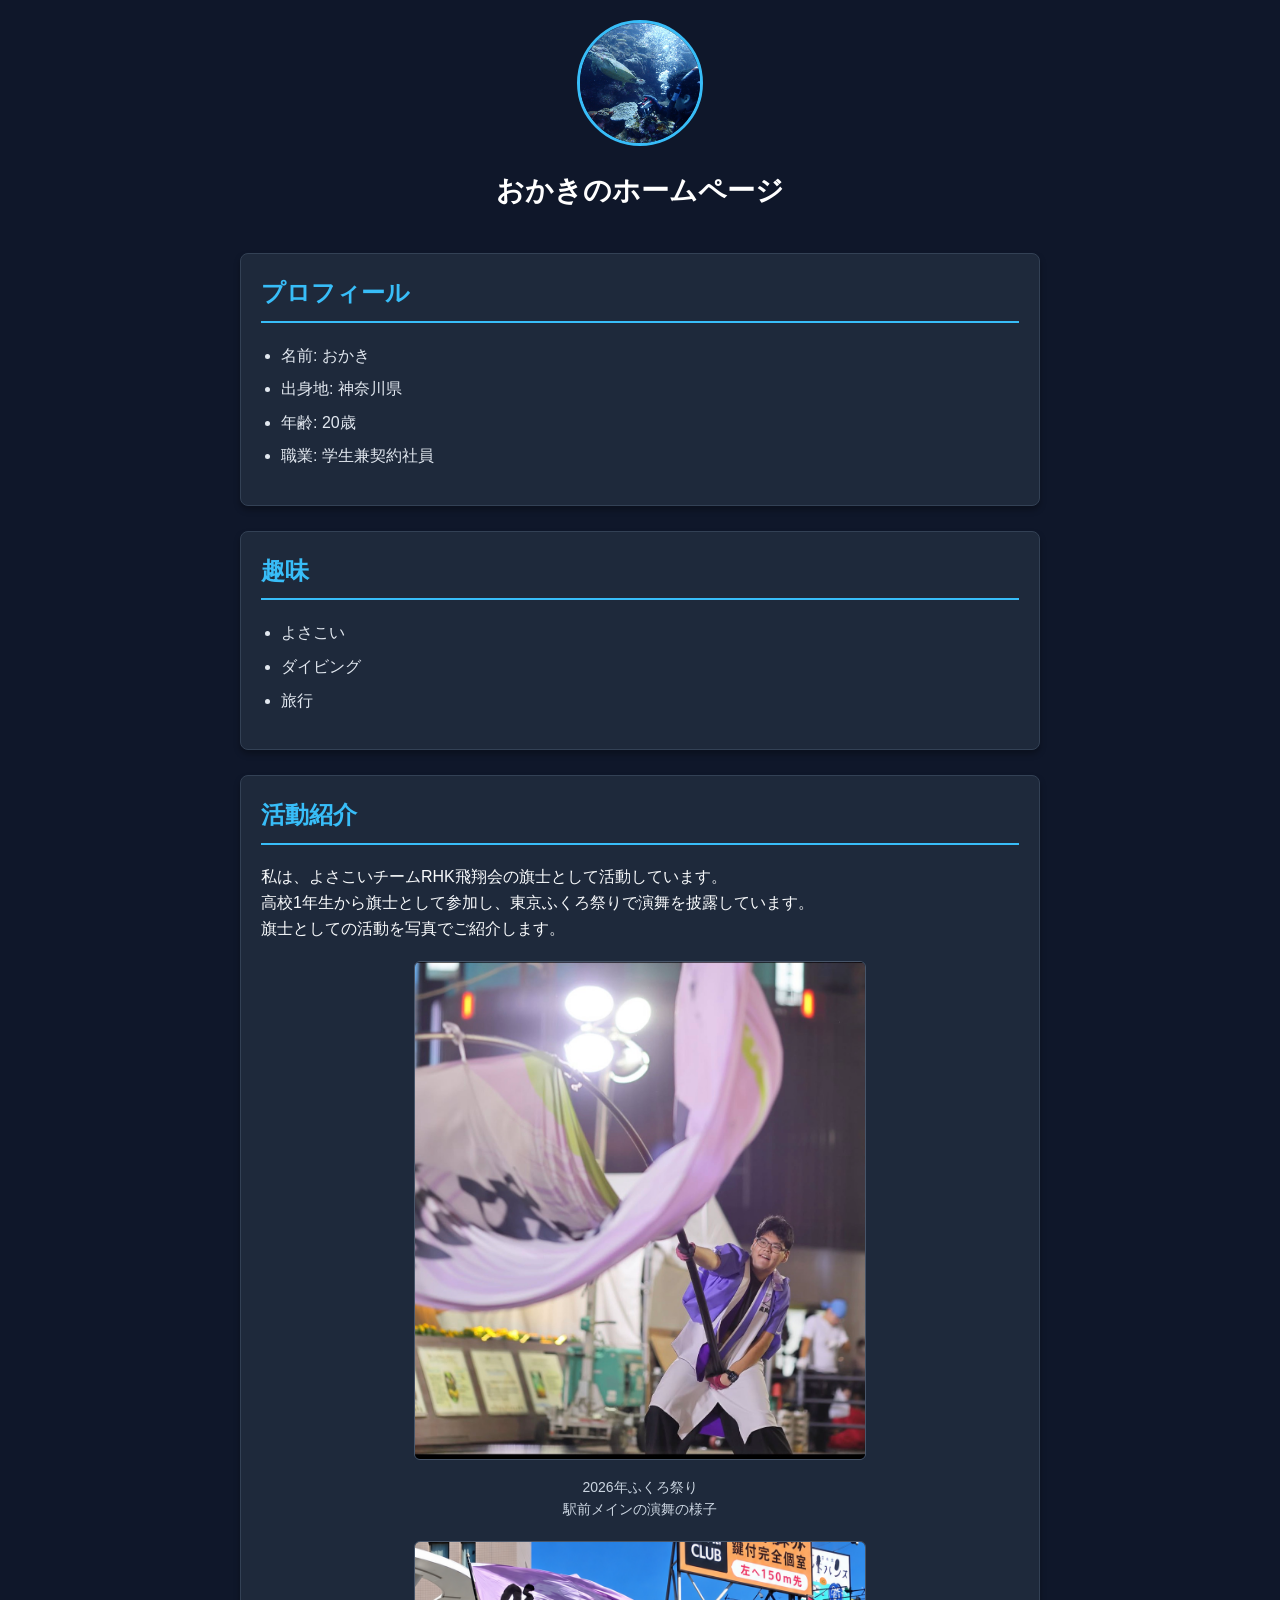
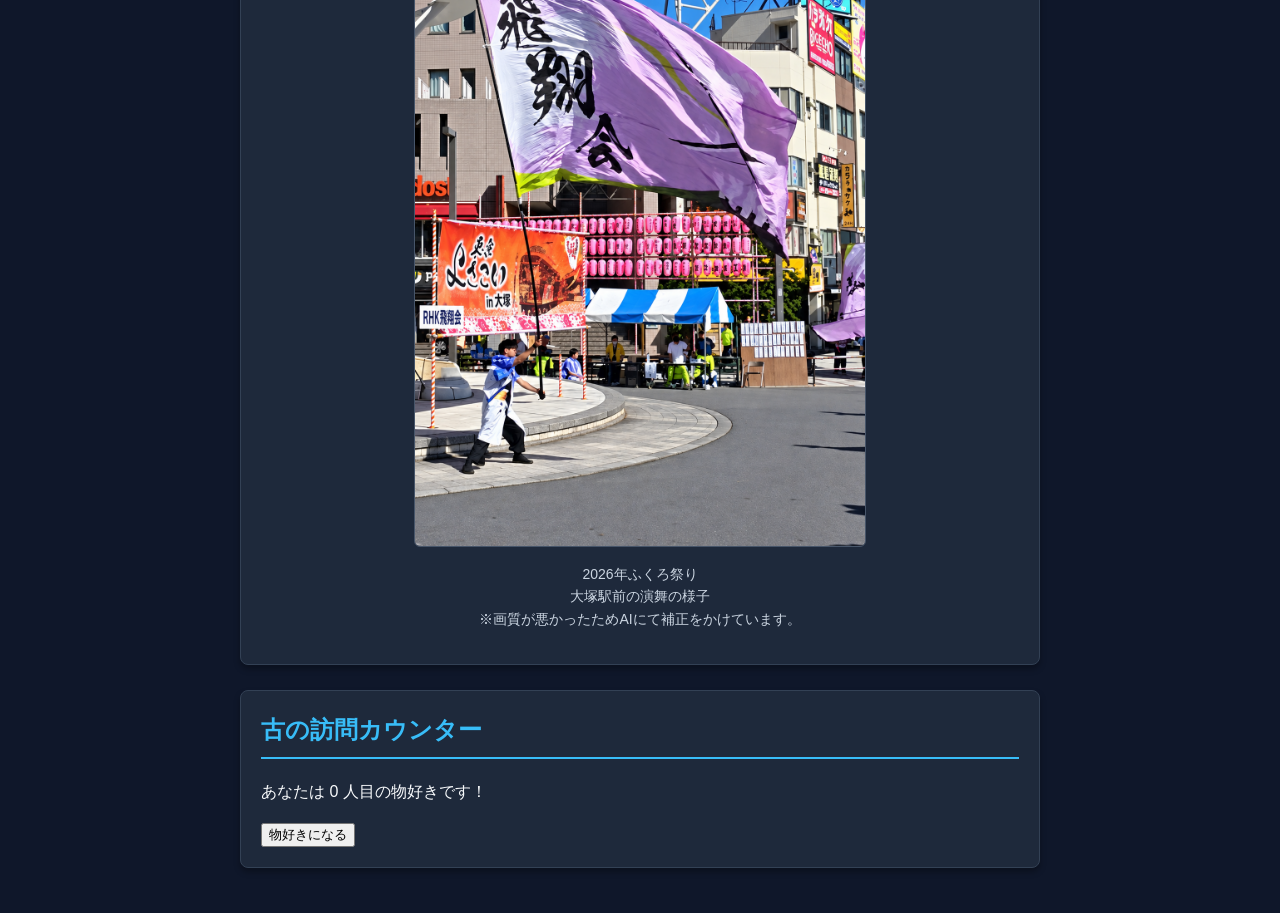
<file: index.html>
<!DOCTYPE html>
<html lang="ja">
<head>
  <meta charset="UTF-8">
  <meta name="viewport" content="width=device-width, initial-scale=1.0">
  <title>自己紹介ポートフォリオ</title>
  <link rel="stylesheet" href="style.css">
  <script src="main.js" defer></script>
</head>
<body>
  <!--1アイコンとなまえヘッド-->
  <header>
<img src="img/IMG_0264.JPG" alt="アイコン" class="icon" width="500">
    <h1>おかきのホームページ</h1>
  </header>

  <!--2プロフィール-->
  <section id="about">
    <h2>プロフィール</h2>
<ul>
      <li>名前: おかき</li>
      <li>出身地: 神奈川県</li>
      <li>年齢: 20歳</li>
      <li>職業: 学生兼契約社員</li>
    </ul>
  </section>

  <!--3趣味｀-->
  <section id="hobbies">
    <h2>趣味</h2>
    <ul>
      <li>よさこい</li>
      <li>ダイビング</li>
      <li>旅行</li>
    </ul>
  </section>


  <!--4活動紹介-->
  <section id="works">
    <h2>活動紹介</h2>
    <p>私は、よさこいチームRHK飛翔会の旗士として活動しています。<br>高校1年生から旗士として参加し、東京ふくろ祭りで演舞を披露しています。<br>旗士としての活動を写真でご紹介します。</p>
    <div class="work-item">
      <img src="img/IMG_5393.JPG" alt="演舞写真1"width="500">
      <p>2026年ふくろ祭り<br>駅前メインの演舞の様子</p>
    </div>
    <div class="work-item">
      <img src="img/CEDCEC59-5F58-49AA-9920-3335DF9A6B66.png" alt="演舞写真2"width="500">
      <p>2026年ふくろ祭り<br>大塚駅前の演舞の様子<br>※画質が悪かったためAIにて補正をかけています。</p>
    </div>
  </section>

  
  <section>
    <h2>古の訪問カウンター</h2>
    <p>あなたは <span id="count-number">0</span> 人目の物好きです！</p>
    <button id="count-btn" type="button">物好きになる</button>
  </section>

</body>
</html>
</file>
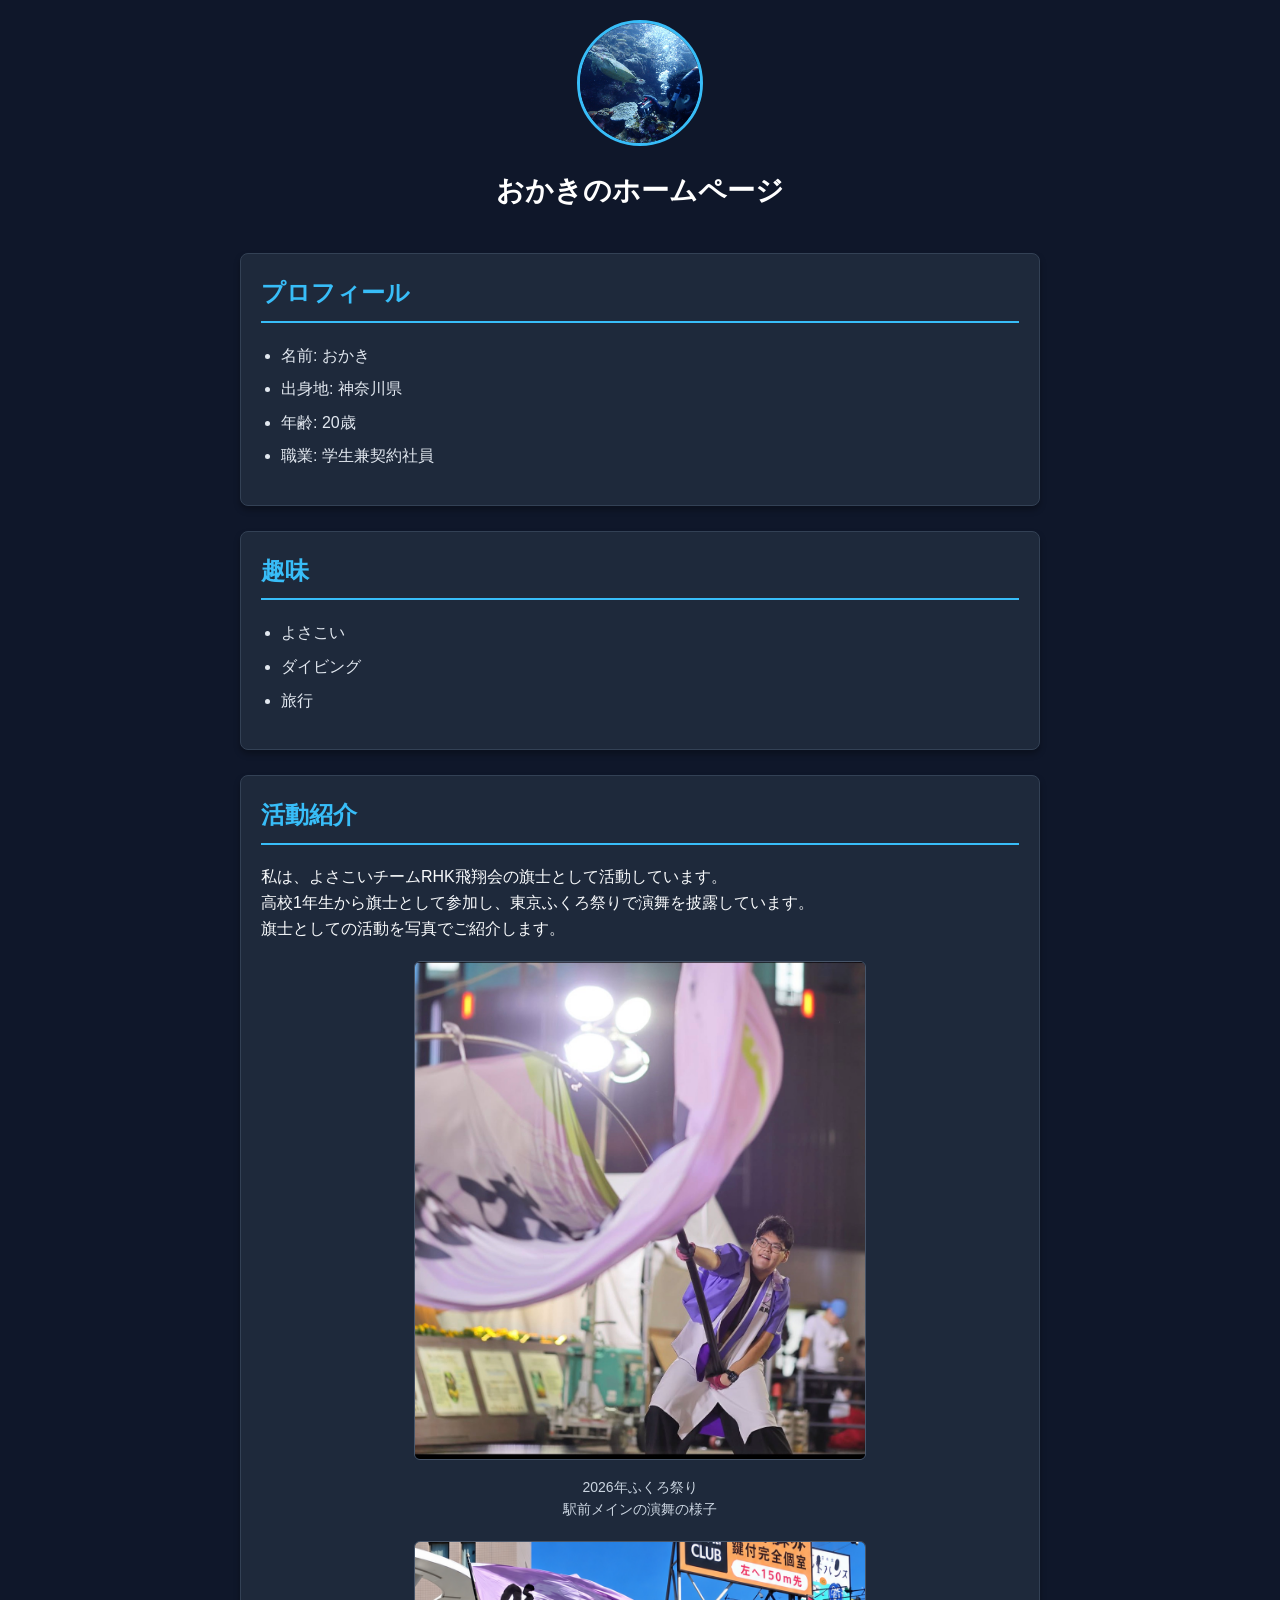
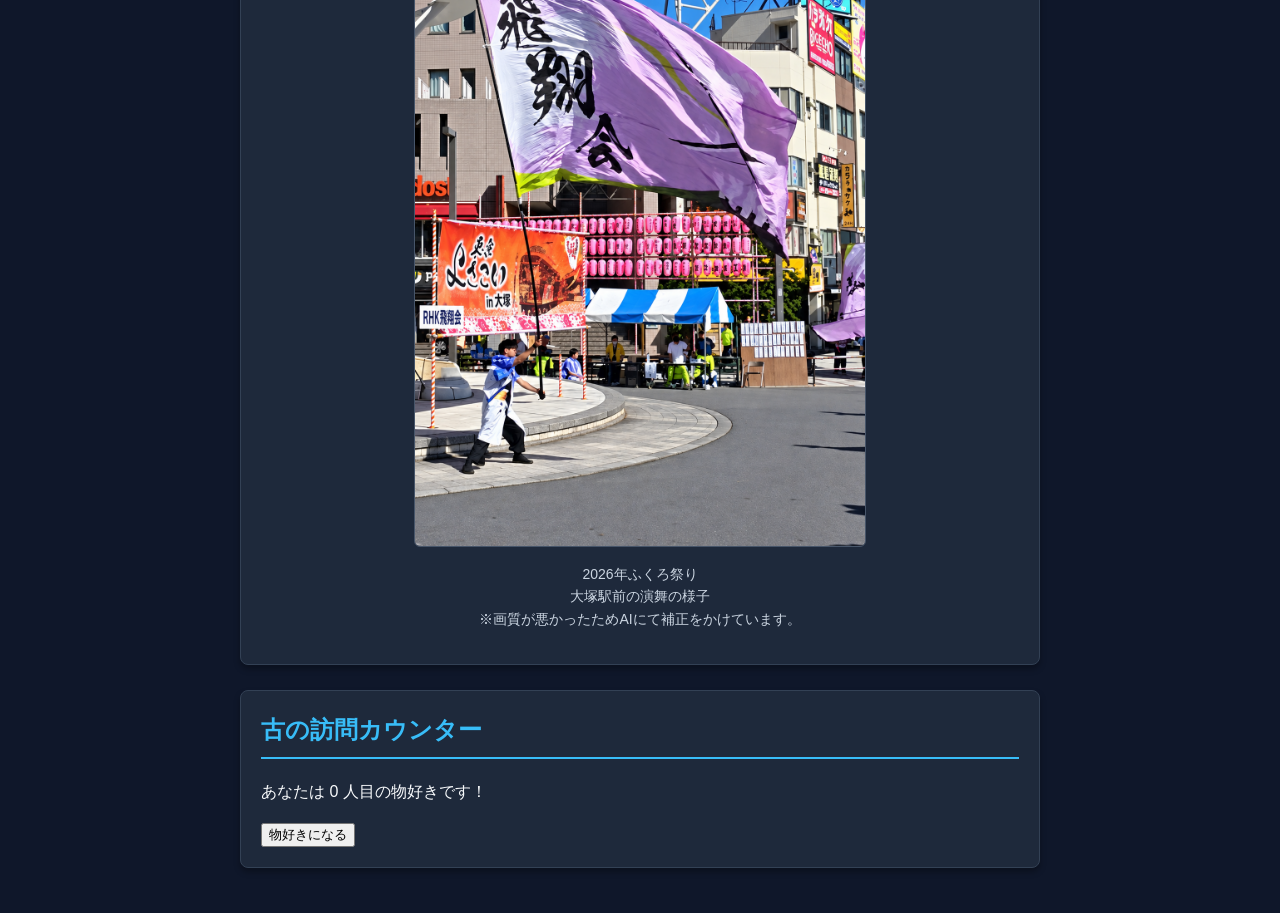
<file: study01.html>
<!DOCTYPE html>
<html lang="ja">
<head>
  <meta charset="UTF-8">
  <meta name="viewport" content="width=device-width, initial-scale=1.0">
  <title>自己紹介ポートフォリオ</title>
  <link rel="stylesheet" href="style.css">
  <script src="main.js" defer></script>
</head>
<body>
  <!--1アイコンとなまえヘッド-->
  <header>
<img src="img/IMG_0264.JPG" alt="アイコン" class="icon" width="500">
    <h1>おかきのホームページ</h1>
  </header>

  <!--2プロフィール-->
  <section id="about">
    <h2>プロフィール</h2>
<ul>
      <li>名前: おかき</li>
      <li>出身地: 神奈川県</li>
      <li>年齢: 20歳</li>
      <li>職業: 学生兼契約社員</li>
    </ul>
  </section>

  <!--3趣味｀-->
  <section id="hobbies">
    <h2>趣味</h2>
    <ul>
      <li>よさこい</li>
      <li>ダイビング</li>
      <li>旅行</li>
    </ul>
  </section>


  <!--4活動紹介-->
  <section id="works">
    <h2>活動紹介</h2>
    <p>私は、よさこいチームRHK飛翔会の旗士として活動しています。<br>高校1年生から旗士として参加し、東京ふくろ祭りで演舞を披露しています。<br>旗士としての活動を写真でご紹介します。</p>
    <div class="work-item">
      <img src="img/IMG_5393.JPG" alt="演舞写真1"width="500">
      <p>2026年ふくろ祭り<br>駅前メインの演舞の様子</p>
    </div>
    <div class="work-item">
      <img src="img/CEDCEC59-5F58-49AA-9920-3335DF9A6B66.png" alt="演舞写真2"width="500">
      <p>2026年ふくろ祭り<br>大塚駅前の演舞の様子<br>※画質が悪かったためAIにて補正をかけています。</p>
    </div>
  </section>

  
  <section>
    <h2>古の訪問カウンター</h2>
    <p>あなたは <span id="count-number">0</span> 人目の物好きです！</p>
    <button id="count-btn" type="button">物好きになる</button>
  </section>

</body>
</html>
</file>
<file: style.css>
/* 1. ページ全体の基本設定 */
body {
  font-family: sans-serif;
  background-color: #0f172a; 
  color: #f8fafc; 
  line-height: 1.6;
  max-width: 800px;
  margin: 0 auto;
  padding: 20px;
}

/* 2. ヘッダーエリア */
header {
  text-align: center;
  margin-bottom: 40px;
}

.icon {
  width: 120px;
  height: 120px;
  object-fit: cover;
  border-radius: 50%;
  border: 3px solid #38bdf8; /* アクセントに明るい水色の枠線 */
}

header h1 {
  margin-top: 15px;
  font-size: 28px;
  color: #ffffff; /* 白 */
}

/* 3. 紺色 */
section {
  background-color: #1e293b; 
  padding: 20px;
  margin-bottom: 25px;
  border-radius: 8px;
  box-shadow: 0 4px 6px rgba(0, 0, 0, 0.3); 
  border: 1px solid #334155; 
}

/* セクションの見出し（h2） */
h2 {
  color: #38bdf8; 
  border-bottom: 2px solid #38bdf8; 
  padding-bottom: 8px;
  margin-top: 0;
}

ul {
  padding-left: 20px;
}

li { 
  margin-bottom: 8px;
  color: #e2e8f0; 
}

/* 4. 活動紹介の写真エリア */
.work-item {
  margin-top: 20px;
  text-align: center;
}

.work-item img {
  max-width: 100%;
  width: 450px;
  height: auto;
  border-radius: 6px;
  border: 1px solid #475569;
}

.work-item p {
  font-size: 14px;
  color: #cbd5e1; 
  margin-top: 8px;
}

/* 5. お問い合わせフォーム */
form label {
  display: block;
  margin-top: 12px;
  font-weight: bold;
  color: #f8fafc;
}

/* 入力欄 */
input[type="text"],
input[type="email"],
textarea {
  width: 100%;
  padding: 10px;
  margin-top: 5px;
  background-color: #0f172a; 
  color: #ffffff; 
  border: 1px solid #475569;
  border-radius: 4px;
  box-sizing: border-box;
}

/* 入力中に枠線を青く光らせる */
input:focus,
textarea:focus {
  outline: none;
  border-color: #38bdf8;
}

textarea {
  height: 100px;
  resize: vertical;
}

/* 送信ボタン廃止 */
button[type="submit"] {
  display: block;
  margin-top: 15px;
  padding: 10px 24px;
  background-color: #0284c7; /* 鮮やかな青ボタン */
  color: #ffffff;
  border: none;
  border-radius: 4px;
  font-size: 16px;
  font-weight: bold;
  cursor: pointer;
}

button[type="submit"]:hover {
  background-color: #0369a1; /* ホバー時に少し深めの青へ */
}
</file>
